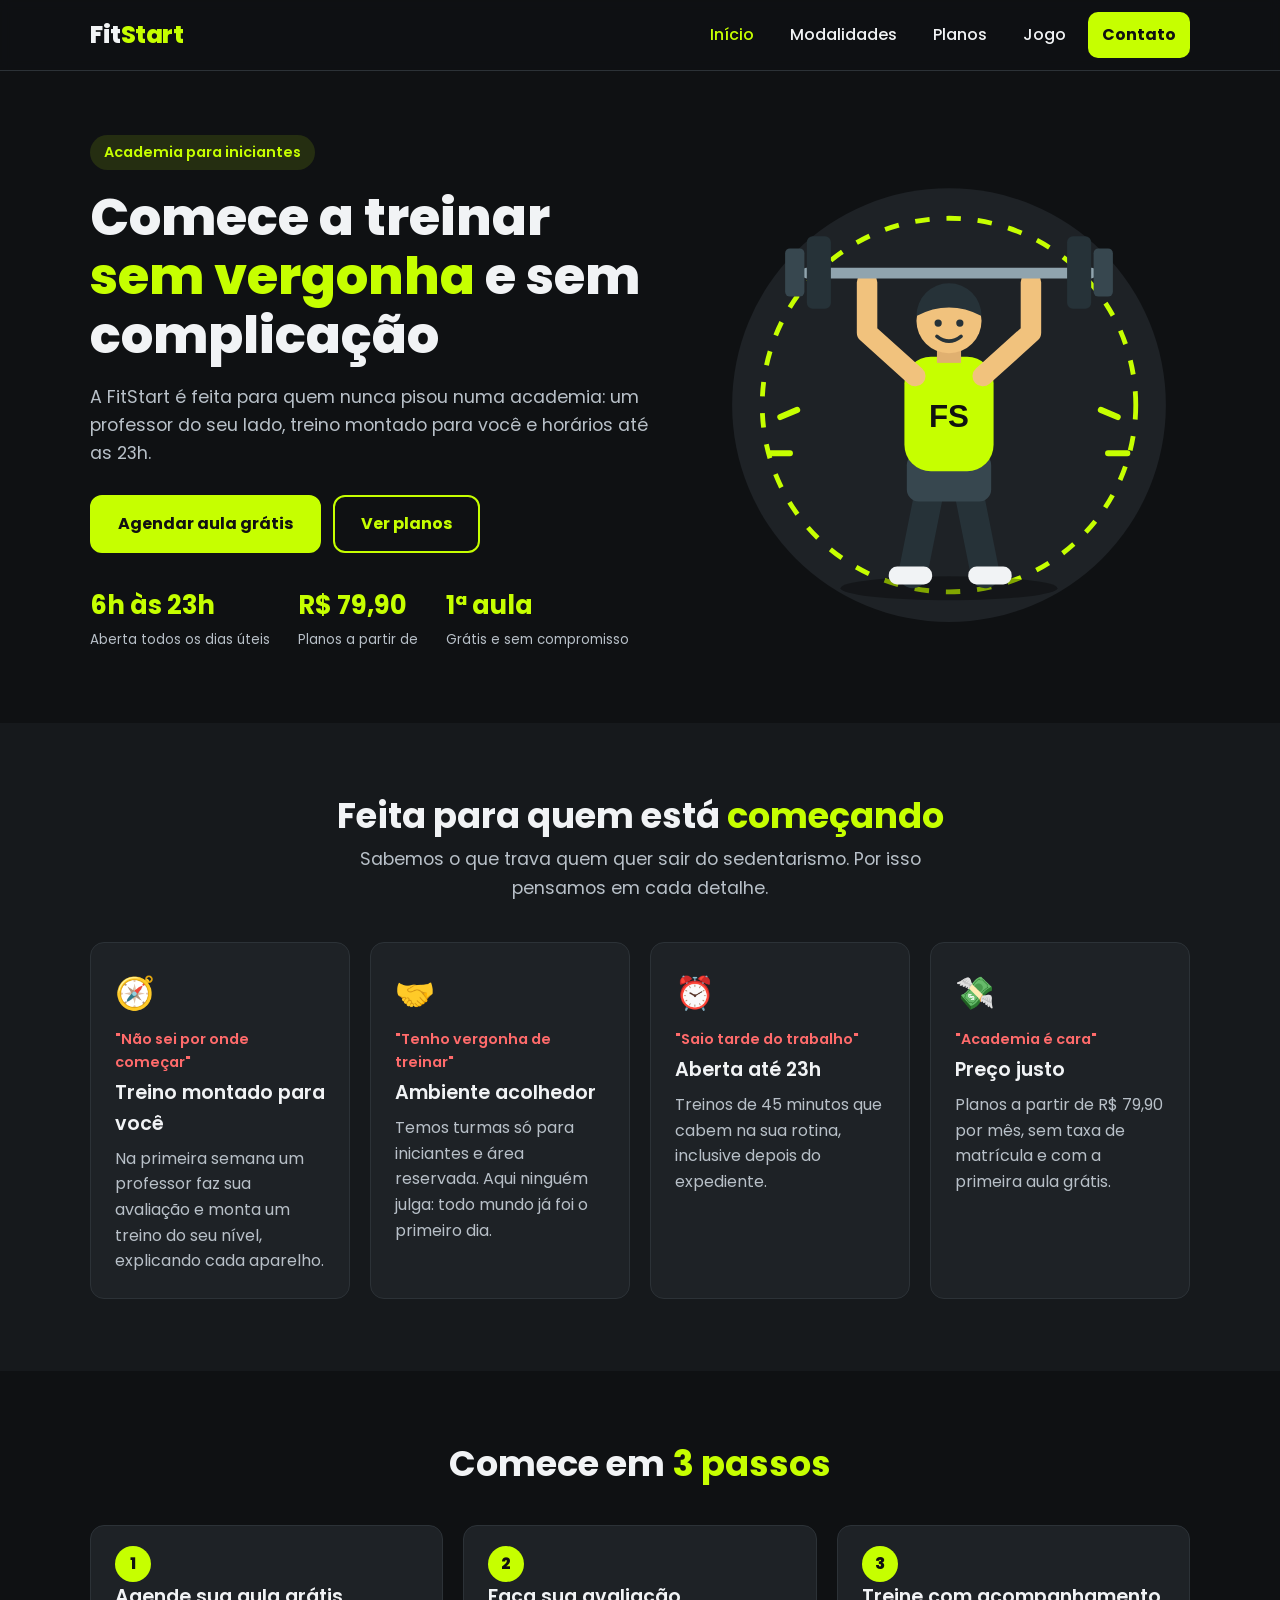
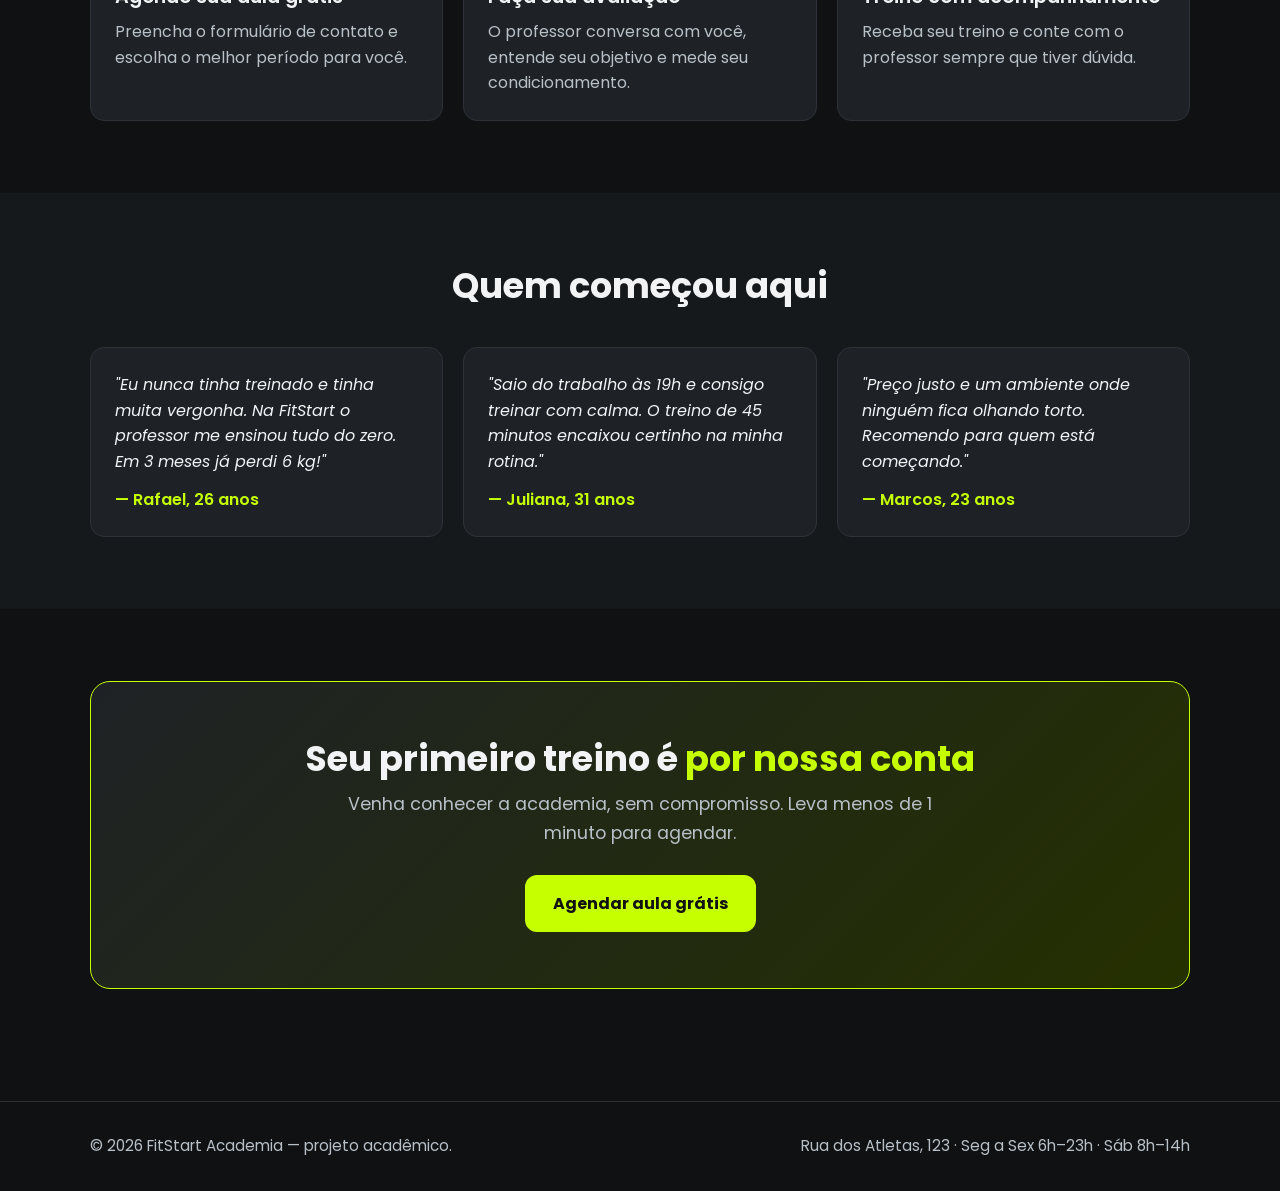
<file: index.html>
<!DOCTYPE html>
<html lang="pt-BR">
<head>
  <meta charset="UTF-8">
  <meta name="viewport" content="width=device-width, initial-scale=1.0">
  <meta name="description" content="FitStart Academia: a academia feita para quem nunca treinou. Professor do seu lado, treino montado para você e horários até 23h.">
  <title>FitStart Academia | Comece a treinar</title>
  <link rel="preconnect" href="https://fonts.googleapis.com">
  <link rel="preconnect" href="https://fonts.gstatic.com" crossorigin>
  <link href="https://fonts.googleapis.com/css2?family=Poppins:wght@400;500;600;700;800&display=swap" rel="stylesheet">
  <link rel="stylesheet" href="css/style.css">
</head>
<body>

  <header class="topo">
    <div class="container">
      <a href="index.html" class="logo">Fit<span>Start</span></a>
      <button class="hamburguer" aria-label="Abrir menu" aria-expanded="false" aria-controls="menu"><span></span></button>
      <nav class="menu" id="menu" aria-label="Menu principal">
        <ul>
          <li><a href="index.html" aria-current="page">Início</a></li>
          <li><a href="modalidades.html">Modalidades</a></li>
          <li><a href="planos.html">Planos</a></li>
          <li><a href="jogo.html">Jogo</a></li>
          <li><a href="contato.html" class="btn-menu">Contato</a></li>
        </ul>
      </nav>
    </div>
  </header>

  <main>
    <!-- HERO: ação principal = agendar aula grátis -->
    <section class="hero">
      <div class="container">
        <div>
          <span class="hero-selo">Academia para iniciantes</span>
          <h1>Comece a treinar <span class="destaque">sem vergonha</span> e sem complicação</h1>
          <p class="subtitulo">A FitStart é feita para quem nunca pisou numa academia: um professor do seu lado, treino montado para você e horários até as 23h.</p>
          <div class="botoes">
            <a href="contato.html" class="btn">Agendar aula grátis</a>
            <a href="planos.html" class="btn btn-secundario">Ver planos</a>
          </div>
          <div class="hero-info">
            <div><strong>6h às 23h</strong><small>Aberta todos os dias úteis</small></div>
            <div><strong>R$ 79,90</strong><small>Planos a partir de</small></div>
            <div><strong>1ª aula</strong><small>Grátis e sem compromisso</small></div>
          </div>
        </div>
        <img class="hero-img" src="img/hero.svg" alt="Ilustração de um aluno levantando uma barra com pesos">
      </div>
    </section>

    <!-- Dores da persona e como a academia resolve -->
    <section class="secao secao-alt">
      <div class="container">
        <div class="secao-titulo">
          <h2>Feita para quem está <span class="destaque">começando</span></h2>
          <p class="subtitulo">Sabemos o que trava quem quer sair do sedentarismo. Por isso pensamos em cada detalhe.</p>
        </div>
        <div class="grade">
          <article class="card">
            <div class="icone" aria-hidden="true">🧭</div>
            <p class="card-dor">"Não sei por onde começar"</p>
            <h3>Treino montado para você</h3>
            <p>Na primeira semana um professor faz sua avaliação e monta um treino do seu nível, explicando cada aparelho.</p>
          </article>
          <article class="card">
            <div class="icone" aria-hidden="true">🤝</div>
            <p class="card-dor">"Tenho vergonha de treinar"</p>
            <h3>Ambiente acolhedor</h3>
            <p>Temos turmas só para iniciantes e área reservada. Aqui ninguém julga: todo mundo já foi o primeiro dia.</p>
          </article>
          <article class="card">
            <div class="icone" aria-hidden="true">⏰</div>
            <p class="card-dor">"Saio tarde do trabalho"</p>
            <h3>Aberta até 23h</h3>
            <p>Treinos de 45 minutos que cabem na sua rotina, inclusive depois do expediente.</p>
          </article>
          <article class="card">
            <div class="icone" aria-hidden="true">💸</div>
            <p class="card-dor">"Academia é cara"</p>
            <h3>Preço justo</h3>
            <p>Planos a partir de R$ 79,90 por mês, sem taxa de matrícula e com a primeira aula grátis.</p>
          </article>
        </div>
      </div>
    </section>

    <!-- Passos -->
    <section class="secao">
      <div class="container">
        <div class="secao-titulo">
          <h2>Comece em <span class="destaque">3 passos</span></h2>
        </div>
        <div class="grade passos">
          <article class="card passo">
            <h3>Agende sua aula grátis</h3>
            <p>Preencha o formulário de contato e escolha o melhor período para você.</p>
          </article>
          <article class="card passo">
            <h3>Faça sua avaliação</h3>
            <p>O professor conversa com você, entende seu objetivo e mede seu condicionamento.</p>
          </article>
          <article class="card passo">
            <h3>Treine com acompanhamento</h3>
            <p>Receba seu treino e conte com o professor sempre que tiver dúvida.</p>
          </article>
        </div>
      </div>
    </section>

    <!-- Depoimentos -->
    <section class="secao secao-alt">
      <div class="container">
        <div class="secao-titulo">
          <h2>Quem começou aqui</h2>
        </div>
        <div class="grade">
          <blockquote class="card depoimento">
            <p>"Eu nunca tinha treinado e tinha muita vergonha. Na FitStart o professor me ensinou tudo do zero. Em 3 meses já perdi 6 kg!"</p>
            <cite>— Rafael, 26 anos</cite>
          </blockquote>
          <blockquote class="card depoimento">
            <p>"Saio do trabalho às 19h e consigo treinar com calma. O treino de 45 minutos encaixou certinho na minha rotina."</p>
            <cite>— Juliana, 31 anos</cite>
          </blockquote>
          <blockquote class="card depoimento">
            <p>"Preço justo e um ambiente onde ninguém fica olhando torto. Recomendo para quem está começando."</p>
            <cite>— Marcos, 23 anos</cite>
          </blockquote>
        </div>
      </div>
    </section>

    <!-- CTA final -->
    <section class="secao">
      <div class="container">
        <div class="cta">
          <h2>Seu primeiro treino é <span class="destaque">por nossa conta</span></h2>
          <p class="subtitulo">Venha conhecer a academia, sem compromisso. Leva menos de 1 minuto para agendar.</p>
          <div class="botoes">
            <a href="contato.html" class="btn">Agendar aula grátis</a>
          </div>
        </div>
      </div>
    </section>
  </main>

  <footer class="rodape">
    <div class="container">
      <p>&copy; 2026 FitStart Academia — projeto acadêmico.</p>
      <p>Rua dos Atletas, 123 · Seg a Sex 6h–23h · Sáb 8h–14h</p>
    </div>
  </footer>

  <script src="js/menu.js"></script>
</body>
</html>
</file>
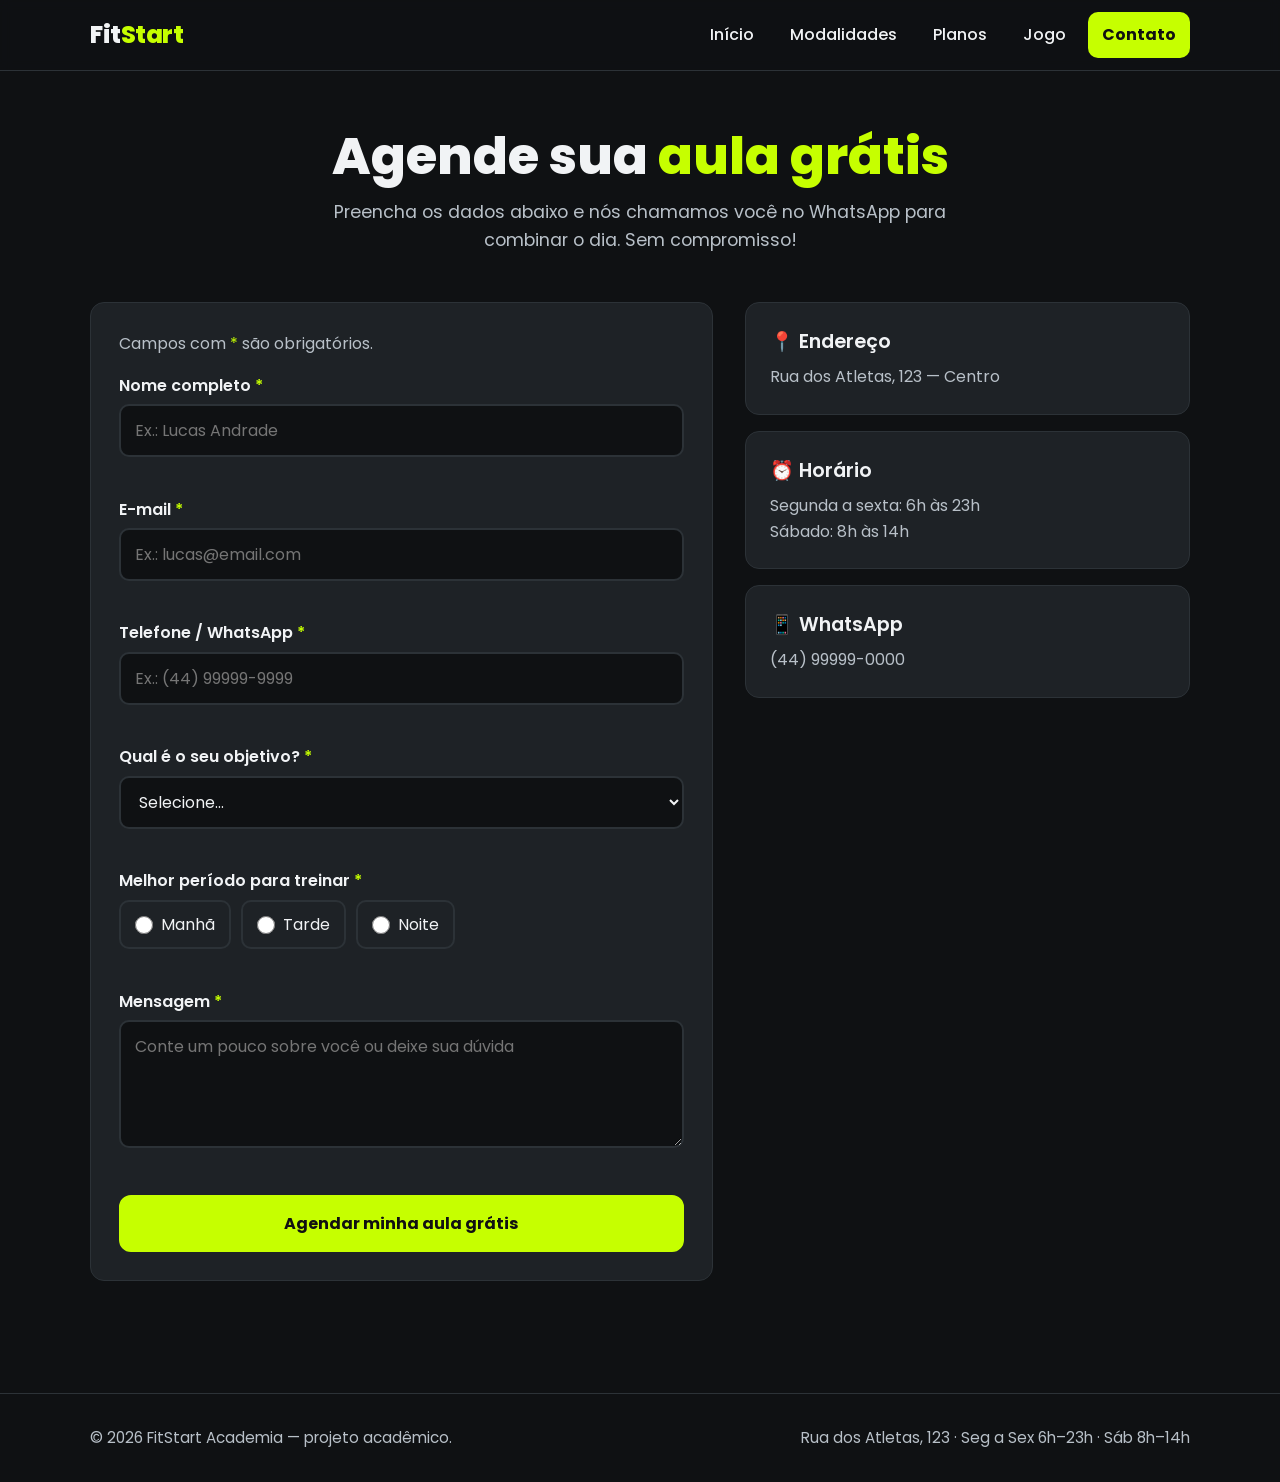
<file: contato.html>
<!DOCTYPE html>
<html lang="pt-BR">
<head>
  <meta charset="UTF-8">
  <meta name="viewport" content="width=device-width, initial-scale=1.0">
  <meta name="description" content="Agende sua aula grátis na FitStart Academia.">
  <title>Contato | FitStart Academia</title>
  <link rel="preconnect" href="https://fonts.googleapis.com">
  <link rel="preconnect" href="https://fonts.gstatic.com" crossorigin>
  <link href="https://fonts.googleapis.com/css2?family=Poppins:wght@400;500;600;700;800&display=swap" rel="stylesheet">
  <link rel="stylesheet" href="css/style.css">
</head>
<body>

  <header class="topo">
    <div class="container">
      <a href="index.html" class="logo">Fit<span>Start</span></a>
      <button class="hamburguer" aria-label="Abrir menu" aria-expanded="false" aria-controls="menu"><span></span></button>
      <nav class="menu" id="menu" aria-label="Menu principal">
        <ul>
          <li><a href="index.html">Início</a></li>
          <li><a href="modalidades.html">Modalidades</a></li>
          <li><a href="planos.html">Planos</a></li>
          <li><a href="jogo.html">Jogo</a></li>
          <li><a href="contato.html" class="btn-menu" aria-current="page">Contato</a></li>
        </ul>
      </nav>
    </div>
  </header>

  <main>
    <section class="pagina-topo">
      <div class="container">
        <h1>Agende sua <span class="destaque">aula grátis</span></h1>
        <p class="subtitulo">Preencha os dados abaixo e nós chamamos você no WhatsApp para combinar o dia. Sem compromisso!</p>
      </div>
    </section>

    <section class="secao" style="padding-top: 24px;">
      <div class="container contato-grade">

        <div>
          <form id="form-contato" class="form" novalidate>
            <p style="margin-bottom:16px;color:var(--texto2)">Campos com <span class="obrigatorio">*</span> são obrigatórios.</p>

            <div class="campo" id="campo-nome">
              <label for="nome">Nome completo <span class="obrigatorio">*</span></label>
              <input type="text" id="nome" name="nome" placeholder="Ex.: Lucas Andrade" autocomplete="name">
              <p class="msg-erro" aria-live="polite"></p>
            </div>

            <div class="campo" id="campo-email">
              <label for="email">E-mail <span class="obrigatorio">*</span></label>
              <input type="email" id="email" name="email" placeholder="Ex.: lucas@email.com" autocomplete="email">
              <p class="msg-erro" aria-live="polite"></p>
            </div>

            <div class="campo" id="campo-telefone">
              <label for="telefone">Telefone / WhatsApp <span class="obrigatorio">*</span></label>
              <input type="tel" id="telefone" name="telefone" placeholder="Ex.: (44) 99999-9999" autocomplete="tel">
              <p class="msg-erro" aria-live="polite"></p>
            </div>

            <div class="campo" id="campo-objetivo">
              <label for="objetivo">Qual é o seu objetivo? <span class="obrigatorio">*</span></label>
              <select id="objetivo" name="objetivo">
                <option value="">Selecione...</option>
                <option value="emagrecer">Emagrecer</option>
                <option value="massa">Ganhar massa muscular</option>
                <option value="saude">Melhorar a saúde e a disposição</option>
                <option value="condicionamento">Melhorar o condicionamento</option>
              </select>
              <p class="msg-erro" aria-live="polite"></p>
            </div>

            <div class="campo" id="campo-periodo">
              <fieldset>
                <legend>Melhor período para treinar <span class="obrigatorio">*</span></legend>
                <div class="opcoes">
                  <label><input type="radio" name="periodo" value="Manhã"> Manhã</label>
                  <label><input type="radio" name="periodo" value="Tarde"> Tarde</label>
                  <label><input type="radio" name="periodo" value="Noite"> Noite</label>
                </div>
              </fieldset>
              <p class="msg-erro" aria-live="polite"></p>
            </div>

            <div class="campo" id="campo-mensagem">
              <label for="mensagem">Mensagem <span class="obrigatorio">*</span></label>
              <textarea id="mensagem" name="mensagem" rows="4" placeholder="Conte um pouco sobre você ou deixe sua dúvida"></textarea>
              <p class="msg-erro" aria-live="polite"></p>
            </div>

            <button type="submit" class="btn" style="width:100%">Agendar minha aula grátis</button>
          </form>

          <!-- Dados digitados aparecem aqui -->
          <div id="resultado" class="resultado" hidden aria-live="polite">
            <h3>Obrigado, <span id="r-primeiro-nome"></span>! Recebemos seus dados 💪</h3>
            <p>Confira o que você enviou:</p>
            <dl>
              <dt>Nome</dt><dd id="r-nome"></dd>
              <dt>E-mail</dt><dd id="r-email"></dd>
              <dt>Telefone</dt><dd id="r-telefone"></dd>
              <dt>Objetivo</dt><dd id="r-objetivo"></dd>
              <dt>Período</dt><dd id="r-periodo"></dd>
              <dt>Mensagem</dt><dd id="r-mensagem"></dd>
            </dl>
          </div>
        </div>

        <aside class="info-contato">
          <div class="card">
            <h3>📍 Endereço</h3>
            <p>Rua dos Atletas, 123 — Centro</p>
          </div>
          <div class="card">
            <h3>⏰ Horário</h3>
            <p>Segunda a sexta: 6h às 23h<br>Sábado: 8h às 14h</p>
          </div>
          <div class="card">
            <h3>📱 WhatsApp</h3>
            <p>(44) 99999-0000</p>
          </div>
        </aside>

      </div>
    </section>
  </main>

  <footer class="rodape">
    <div class="container">
      <p>&copy; 2026 FitStart Academia — projeto acadêmico.</p>
      <p>Rua dos Atletas, 123 · Seg a Sex 6h–23h · Sáb 8h–14h</p>
    </div>
  </footer>

  <script src="js/menu.js"></script>
  <script src="js/contato.js"></script>
</body>
</html>
</file>
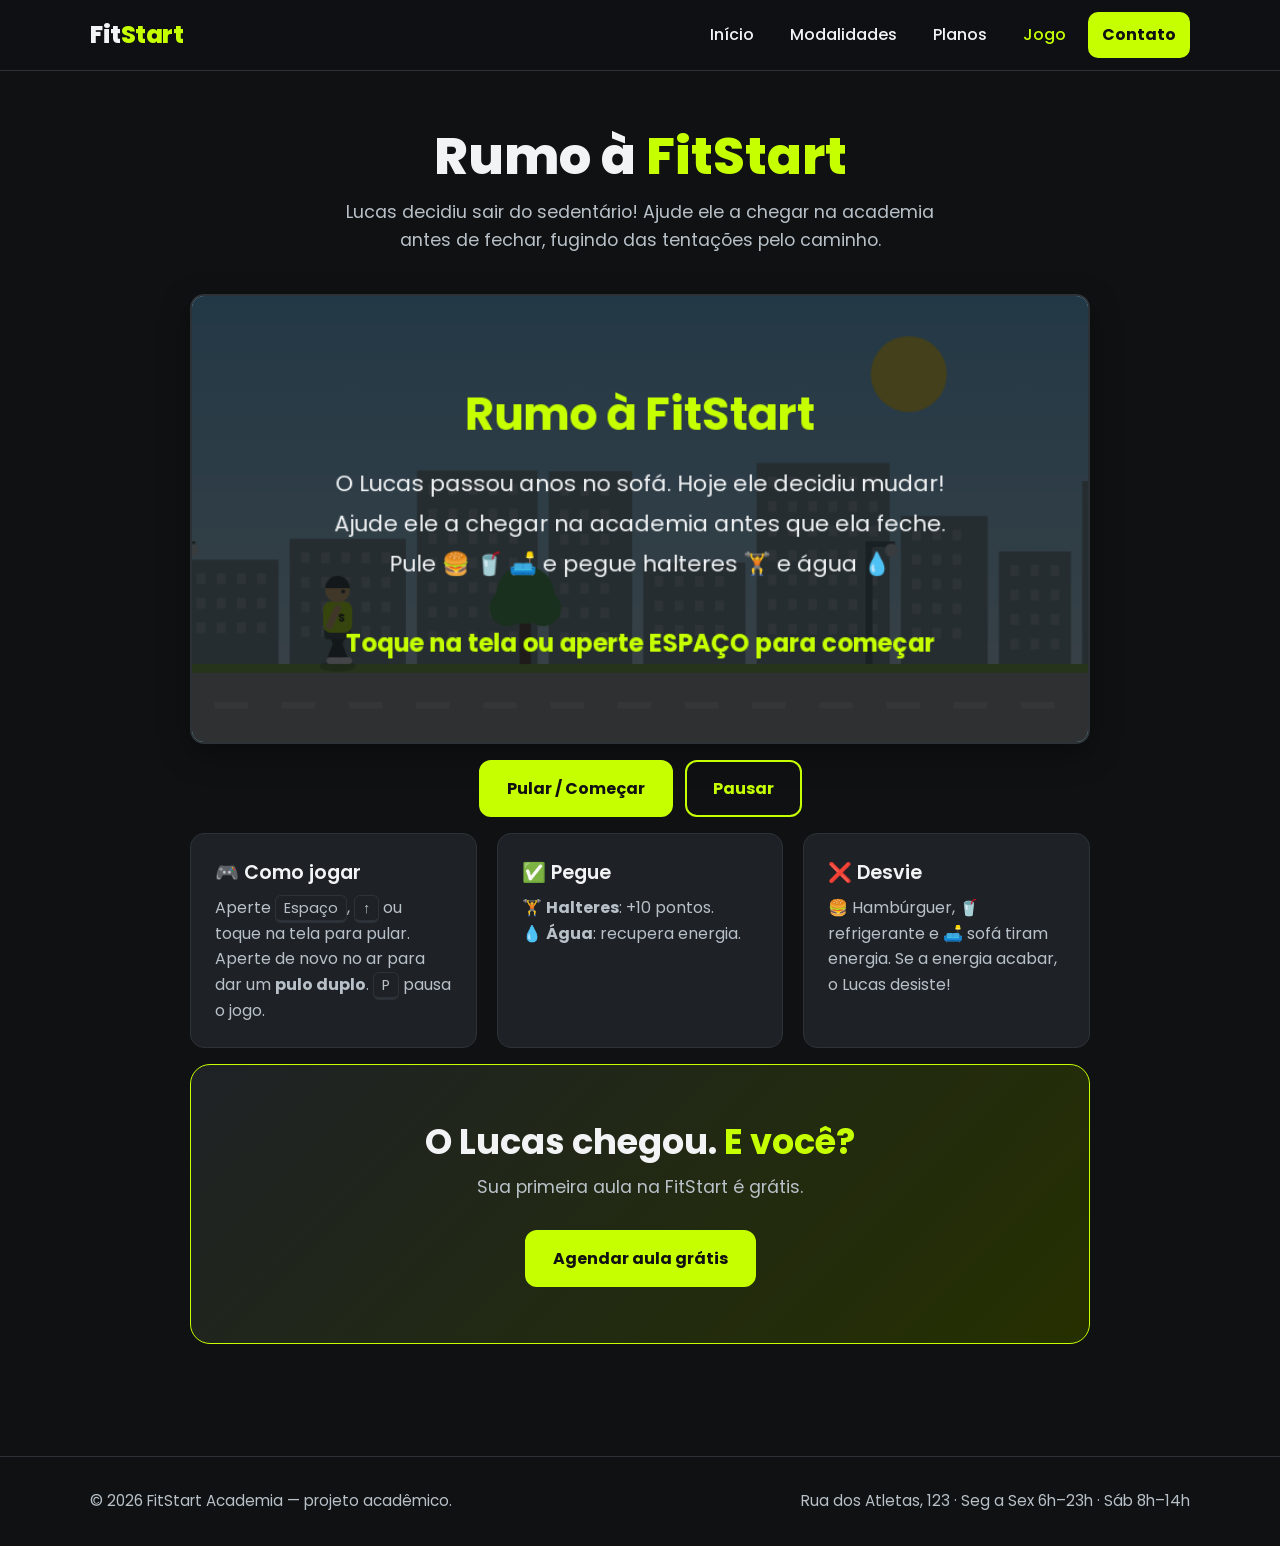
<file: jogo.html>
<!DOCTYPE html>
<html lang="pt-BR">
<head>
  <meta charset="UTF-8">
  <meta name="viewport" content="width=device-width, initial-scale=1.0">
  <meta name="description" content="Jogo Rumo à FitStart: ajude o Lucas a chegar na academia desviando das tentações.">
  <title>Jogo | FitStart Academia</title>
  <link rel="preconnect" href="https://fonts.googleapis.com">
  <link rel="preconnect" href="https://fonts.gstatic.com" crossorigin>
  <link href="https://fonts.googleapis.com/css2?family=Poppins:wght@400;500;600;700;800&display=swap" rel="stylesheet">
  <link rel="stylesheet" href="css/style.css">
</head>
<body>

  <header class="topo">
    <div class="container">
      <a href="index.html" class="logo">Fit<span>Start</span></a>
      <button class="hamburguer" aria-label="Abrir menu" aria-expanded="false" aria-controls="menu"><span></span></button>
      <nav class="menu" id="menu" aria-label="Menu principal">
        <ul>
          <li><a href="index.html">Início</a></li>
          <li><a href="modalidades.html">Modalidades</a></li>
          <li><a href="planos.html">Planos</a></li>
          <li><a href="jogo.html" aria-current="page">Jogo</a></li>
          <li><a href="contato.html" class="btn-menu">Contato</a></li>
        </ul>
      </nav>
    </div>
  </header>

  <main>
    <section class="pagina-topo">
      <div class="container">
        <h1>Rumo à <span class="destaque">FitStart</span></h1>
        <p class="subtitulo">Lucas decidiu sair do sedentário! Ajude ele a chegar na academia antes de fechar, fugindo das tentações pelo caminho.</p>
      </div>
    </section>

    <section class="secao" style="padding-top: 16px;">
      <div class="container jogo-area">
        <canvas id="jogo" width="800" height="400" aria-label="Jogo Rumo à FitStart" role="img"></canvas>

        <div class="controles">
          <button type="button" id="btn-pular" class="btn">Pular / Começar</button>
          <button type="button" id="btn-pausar" class="btn btn-secundario">Pausar</button>
        </div>

        <div class="grade instrucoes">
          <article class="card">
            <h3>🎮 Como jogar</h3>
            <p>Aperte <kbd>Espaço</kbd>, <kbd>↑</kbd> ou toque na tela para pular. Aperte de novo no ar para dar um <strong>pulo duplo</strong>. <kbd>P</kbd> pausa o jogo.</p>
          </article>
          <article class="card">
            <h3>✅ Pegue</h3>
            <p>🏋️ <strong>Halteres</strong>: +10 pontos.<br>💧 <strong>Água</strong>: recupera energia.</p>
          </article>
          <article class="card">
            <h3>❌ Desvie</h3>
            <p>🍔 Hambúrguer, 🥤 refrigerante e 🛋️ sofá tiram energia. Se a energia acabar, o Lucas desiste!</p>
          </article>
        </div>

        <div class="cta" style="width:100%;max-width:900px">
          <h2>O Lucas chegou. <span class="destaque">E você?</span></h2>
          <p class="subtitulo">Sua primeira aula na FitStart é grátis.</p>
          <div class="botoes"><a href="contato.html" class="btn">Agendar aula grátis</a></div>
        </div>
      </div>
    </section>
  </main>

  <footer class="rodape">
    <div class="container">
      <p>&copy; 2026 FitStart Academia — projeto acadêmico.</p>
      <p>Rua dos Atletas, 123 · Seg a Sex 6h–23h · Sáb 8h–14h</p>
    </div>
  </footer>

  <script src="js/menu.js"></script>
  <script src="js/jogo.js"></script>
</body>
</html>
</file>
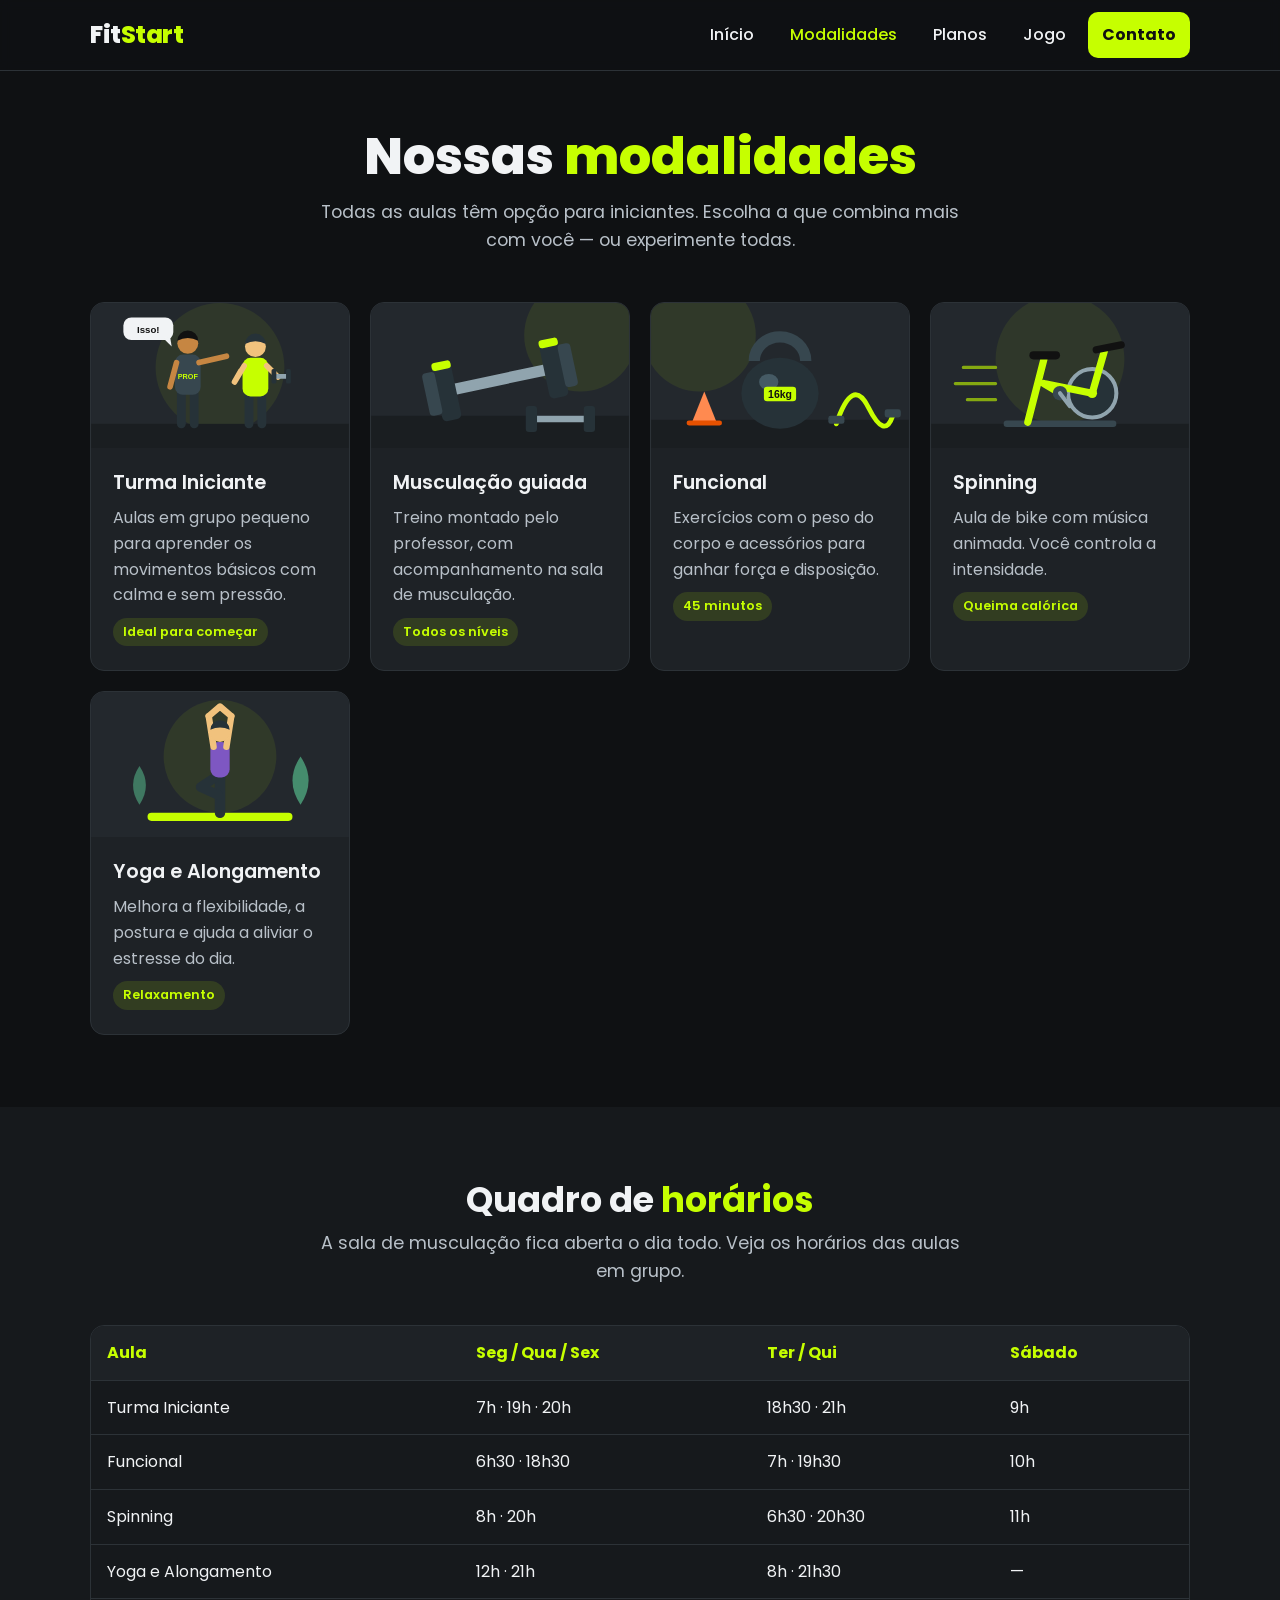
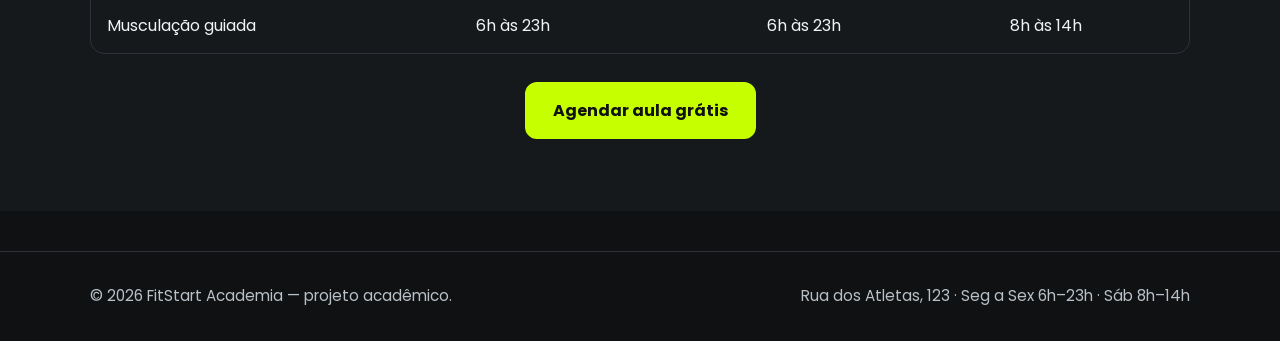
<file: modalidades.html>
<!DOCTYPE html>
<html lang="pt-BR">
<head>
  <meta charset="UTF-8">
  <meta name="viewport" content="width=device-width, initial-scale=1.0">
  <meta name="description" content="Modalidades e horários da FitStart Academia: musculação guiada, funcional, spinning, yoga e turma para iniciantes.">
  <title>Modalidades | FitStart Academia</title>
  <link rel="preconnect" href="https://fonts.googleapis.com">
  <link rel="preconnect" href="https://fonts.gstatic.com" crossorigin>
  <link href="https://fonts.googleapis.com/css2?family=Poppins:wght@400;500;600;700;800&display=swap" rel="stylesheet">
  <link rel="stylesheet" href="css/style.css">
</head>
<body>

  <header class="topo">
    <div class="container">
      <a href="index.html" class="logo">Fit<span>Start</span></a>
      <button class="hamburguer" aria-label="Abrir menu" aria-expanded="false" aria-controls="menu"><span></span></button>
      <nav class="menu" id="menu" aria-label="Menu principal">
        <ul>
          <li><a href="index.html">Início</a></li>
          <li><a href="modalidades.html" aria-current="page">Modalidades</a></li>
          <li><a href="planos.html">Planos</a></li>
          <li><a href="jogo.html">Jogo</a></li>
          <li><a href="contato.html" class="btn-menu">Contato</a></li>
        </ul>
      </nav>
    </div>
  </header>

  <main>
    <section class="pagina-topo">
      <div class="container">
        <h1>Nossas <span class="destaque">modalidades</span></h1>
        <p class="subtitulo">Todas as aulas têm opção para iniciantes. Escolha a que combina mais com você — ou experimente todas.</p>
      </div>
    </section>

    <section class="secao" style="padding-top: 24px;">
      <div class="container">
        <div class="grade">
          <article class="card card-img">
            <img src="img/iniciante.svg" alt="Ilustração de um professor orientando um aluno iniciante">
            <div class="card-corpo">
              <h3>Turma Iniciante</h3>
              <p>Aulas em grupo pequeno para aprender os movimentos básicos com calma e sem pressão.</p>
              <span class="tag">Ideal para começar</span>
            </div>
          </article>
          <article class="card card-img">
            <img src="img/musculacao.svg" alt="Ilustração de halteres de musculação">
            <div class="card-corpo">
              <h3>Musculação guiada</h3>
              <p>Treino montado pelo professor, com acompanhamento na sala de musculação.</p>
              <span class="tag">Todos os níveis</span>
            </div>
          </article>
          <article class="card card-img">
            <img src="img/funcional.svg" alt="Ilustração de um kettlebell usado no treino funcional">
            <div class="card-corpo">
              <h3>Funcional</h3>
              <p>Exercícios com o peso do corpo e acessórios para ganhar força e disposição.</p>
              <span class="tag">45 minutos</span>
            </div>
          </article>
          <article class="card card-img">
            <img src="img/spinning.svg" alt="Ilustração de uma bicicleta de spinning">
            <div class="card-corpo">
              <h3>Spinning</h3>
              <p>Aula de bike com música animada. Você controla a intensidade.</p>
              <span class="tag">Queima calórica</span>
            </div>
          </article>
          <article class="card card-img">
            <img src="img/yoga.svg" alt="Ilustração de uma pessoa fazendo uma postura de yoga">
            <div class="card-corpo">
              <h3>Yoga e Alongamento</h3>
              <p>Melhora a flexibilidade, a postura e ajuda a aliviar o estresse do dia.</p>
              <span class="tag">Relaxamento</span>
            </div>
          </article>
        </div>
      </div>
    </section>

    <section class="secao secao-alt">
      <div class="container">
        <div class="secao-titulo">
          <h2>Quadro de <span class="destaque">horários</span></h2>
          <p class="subtitulo">A sala de musculação fica aberta o dia todo. Veja os horários das aulas em grupo.</p>
        </div>
        <div class="tabela-wrap">
          <table>
            <thead>
              <tr>
                <th scope="col">Aula</th>
                <th scope="col">Seg / Qua / Sex</th>
                <th scope="col">Ter / Qui</th>
                <th scope="col">Sábado</th>
              </tr>
            </thead>
            <tbody>
              <tr><td>Turma Iniciante</td><td>7h · 19h · 20h</td><td>18h30 · 21h</td><td>9h</td></tr>
              <tr><td>Funcional</td><td>6h30 · 18h30</td><td>7h · 19h30</td><td>10h</td></tr>
              <tr><td>Spinning</td><td>8h · 20h</td><td>6h30 · 20h30</td><td>11h</td></tr>
              <tr><td>Yoga e Alongamento</td><td>12h · 21h</td><td>8h · 21h30</td><td>—</td></tr>
              <tr><td>Musculação guiada</td><td>6h às 23h</td><td>6h às 23h</td><td>8h às 14h</td></tr>
            </tbody>
          </table>
        </div>
        <div class="botoes" style="justify-content: center;">
          <a href="contato.html" class="btn">Agendar aula grátis</a>
        </div>
      </div>
    </section>
  </main>

  <footer class="rodape">
    <div class="container">
      <p>&copy; 2026 FitStart Academia — projeto acadêmico.</p>
      <p>Rua dos Atletas, 123 · Seg a Sex 6h–23h · Sáb 8h–14h</p>
    </div>
  </footer>

  <script src="js/menu.js"></script>
</body>
</html>
</file>
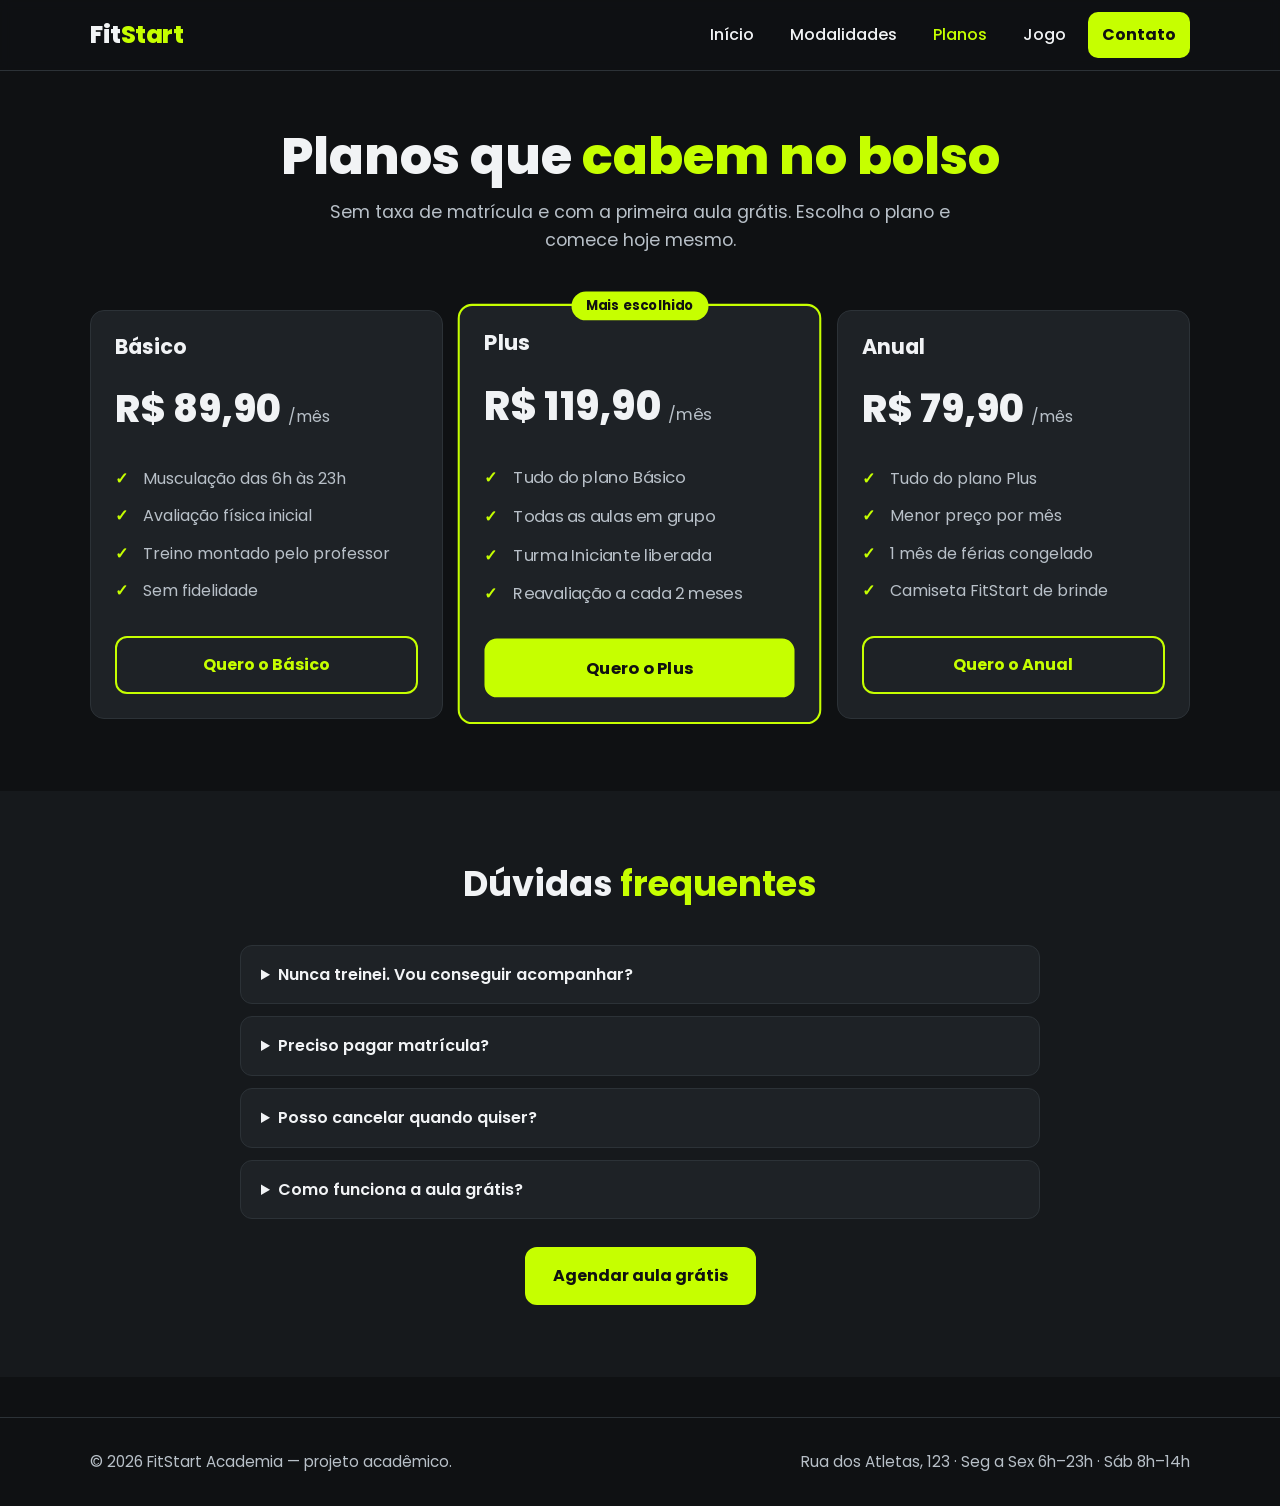
<file: planos.html>
<!DOCTYPE html>
<html lang="pt-BR">
<head>
  <meta charset="UTF-8">
  <meta name="viewport" content="width=device-width, initial-scale=1.0">
  <meta name="description" content="Planos da FitStart Academia a partir de R$ 79,90 por mês, sem taxa de matrícula.">
  <title>Planos | FitStart Academia</title>
  <link rel="preconnect" href="https://fonts.googleapis.com">
  <link rel="preconnect" href="https://fonts.gstatic.com" crossorigin>
  <link href="https://fonts.googleapis.com/css2?family=Poppins:wght@400;500;600;700;800&display=swap" rel="stylesheet">
  <link rel="stylesheet" href="css/style.css">
</head>
<body>

  <header class="topo">
    <div class="container">
      <a href="index.html" class="logo">Fit<span>Start</span></a>
      <button class="hamburguer" aria-label="Abrir menu" aria-expanded="false" aria-controls="menu"><span></span></button>
      <nav class="menu" id="menu" aria-label="Menu principal">
        <ul>
          <li><a href="index.html">Início</a></li>
          <li><a href="modalidades.html">Modalidades</a></li>
          <li><a href="planos.html" aria-current="page">Planos</a></li>
          <li><a href="jogo.html">Jogo</a></li>
          <li><a href="contato.html" class="btn-menu">Contato</a></li>
        </ul>
      </nav>
    </div>
  </header>

  <main>
    <section class="pagina-topo">
      <div class="container">
        <h1>Planos que <span class="destaque">cabem no bolso</span></h1>
        <p class="subtitulo">Sem taxa de matrícula e com a primeira aula grátis. Escolha o plano e comece hoje mesmo.</p>
      </div>
    </section>

    <section class="secao" style="padding-top: 32px;">
      <div class="container">
        <div class="grade">
          <article class="card plano">
            <h2 style="font-size:1.3rem">Básico</h2>
            <p class="preco">R$ 89,90 <small>/mês</small></p>
            <ul>
              <li>Musculação das 6h às 23h</li>
              <li>Avaliação física inicial</li>
              <li>Treino montado pelo professor</li>
              <li>Sem fidelidade</li>
            </ul>
            <a href="contato.html" class="btn btn-secundario">Quero o Básico</a>
          </article>

          <article class="card plano plano-destaque">
            <span class="selo-plano">Mais escolhido</span>
            <h2 style="font-size:1.3rem">Plus</h2>
            <p class="preco">R$ 119,90 <small>/mês</small></p>
            <ul>
              <li>Tudo do plano Básico</li>
              <li>Todas as aulas em grupo</li>
              <li>Turma Iniciante liberada</li>
              <li>Reavaliação a cada 2 meses</li>
            </ul>
            <a href="contato.html" class="btn">Quero o Plus</a>
          </article>

          <article class="card plano">
            <h2 style="font-size:1.3rem">Anual</h2>
            <p class="preco">R$ 79,90 <small>/mês</small></p>
            <ul>
              <li>Tudo do plano Plus</li>
              <li>Menor preço por mês</li>
              <li>1 mês de férias congelado</li>
              <li>Camiseta FitStart de brinde</li>
            </ul>
            <a href="contato.html" class="btn btn-secundario">Quero o Anual</a>
          </article>
        </div>
      </div>
    </section>

    <section class="secao secao-alt">
      <div class="container" style="max-width: 800px;">
        <div class="secao-titulo">
          <h2>Dúvidas <span class="destaque">frequentes</span></h2>
        </div>
        <div class="faq">
          <details>
            <summary>Nunca treinei. Vou conseguir acompanhar?</summary>
            <p>Sim! Todo aluno novo faz uma avaliação e recebe um treino do seu nível. O professor fica na sala para ajudar sempre que precisar.</p>
          </details>
          <details>
            <summary>Preciso pagar matrícula?</summary>
            <p>Não. Você paga apenas a mensalidade do plano escolhido.</p>
          </details>
          <details>
            <summary>Posso cancelar quando quiser?</summary>
            <p>Nos planos Básico e Plus, sim, sem multa. O plano Anual tem fidelidade de 12 meses em troca do menor preço.</p>
          </details>
          <details>
            <summary>Como funciona a aula grátis?</summary>
            <p>Basta preencher o formulário de contato. Nós chamamos você no WhatsApp para combinar o melhor dia e horário.</p>
          </details>
        </div>
        <div class="botoes" style="justify-content: center;">
          <a href="contato.html" class="btn">Agendar aula grátis</a>
        </div>
      </div>
    </section>
  </main>

  <footer class="rodape">
    <div class="container">
      <p>&copy; 2026 FitStart Academia — projeto acadêmico.</p>
      <p>Rua dos Atletas, 123 · Seg a Sex 6h–23h · Sáb 8h–14h</p>
    </div>
  </footer>

  <script src="js/menu.js"></script>
</body>
</html>
</file>
<file: css/style.css>
/* =========================================================
   FitStart Academia - estilos globais
   Paleta: fundo escuro + verde-limão (energia / ação)
   ========================================================= */
:root {
  --bg: #0f1113;
  --bg2: #16191c;
  --card: #1e2226;
  --texto: #f1f3f5;
  --texto2: #b8c0c8;
  --destaque: #c6ff00;
  --destaque-esc: #a8d900;
  --erro: #ff6b6b;
  --sucesso: #69f0ae;
  --borda: #2c3237;
  --raio: 14px;
  --sombra: 0 10px 30px rgba(0, 0, 0, .35);
}

* { box-sizing: border-box; margin: 0; padding: 0; }
html { scroll-behavior: smooth; }
body {
  font-family: 'Poppins', Arial, sans-serif;
  background: var(--bg);
  color: var(--texto);
  line-height: 1.6;
  font-size: 1rem;
}
img { max-width: 100%; display: block; }
a { color: var(--destaque); }
.container { width: min(1100px, 100% - 32px); margin-inline: auto; }

/* ---------- Tipografia (hierarquia) ---------- */
h1 { font-size: clamp(2rem, 5vw, 3.2rem); line-height: 1.15; font-weight: 800; }
h2 { font-size: clamp(1.6rem, 3.5vw, 2.2rem); line-height: 1.2; font-weight: 700; margin-bottom: .5rem; }
h3 { font-size: 1.2rem; font-weight: 600; margin-bottom: .4rem; }
.destaque { color: var(--destaque); }
.subtitulo { color: var(--texto2); font-size: 1.1rem; max-width: 640px; }
.secao { padding: 72px 0; }
.secao-alt { background: var(--bg2); }
.secao-titulo { text-align: center; margin-bottom: 40px; }
.secao-titulo .subtitulo { margin-inline: auto; }

/* ---------- Cabeçalho e menu ---------- */
.topo {
  position: sticky; top: 0; z-index: 100;
  background: rgba(15, 17, 19, .95);
  backdrop-filter: blur(6px);
  border-bottom: 1px solid var(--borda);
}
.topo .container { display: flex; align-items: center; justify-content: space-between; height: 70px; }
.logo { font-size: 1.5rem; font-weight: 800; color: var(--texto); text-decoration: none; letter-spacing: -.5px; }
.logo span { color: var(--destaque); }

.menu ul { list-style: none; display: flex; gap: 8px; align-items: center; }
.menu a {
  display: block; padding: 10px 14px; border-radius: 10px;
  color: var(--texto); text-decoration: none; font-weight: 500;
  transition: background .2s, color .2s;
}
.menu a:hover, .menu a:focus-visible { background: var(--card); color: var(--destaque); }
.menu a[aria-current="page"] { color: var(--destaque); }
.menu a.btn-menu { background: var(--destaque); color: #111; font-weight: 700; }
.menu a.btn-menu:hover { background: var(--destaque-esc); color: #111; }

/* Botão hambúrguer (aparece só no celular) */
.hamburguer {
  display: none; width: 48px; height: 48px;
  background: none; border: 2px solid var(--borda); border-radius: 10px;
  cursor: pointer; position: relative;
}
.hamburguer span, .hamburguer span::before, .hamburguer span::after {
  position: absolute; left: 50%; width: 24px; height: 3px; margin-left: -12px;
  background: var(--texto); border-radius: 2px; transition: transform .25s, background .25s;
}
.hamburguer span { top: 50%; margin-top: -1.5px; }
.hamburguer span::before, .hamburguer span::after { content: ""; left: 0; margin-left: 0; }
.hamburguer span::before { top: -8px; }
.hamburguer span::after { top: 8px; }
.hamburguer[aria-expanded="true"] span { background: transparent; }
.hamburguer[aria-expanded="true"] span::before { transform: translateY(8px) rotate(45deg); }
.hamburguer[aria-expanded="true"] span::after { transform: translateY(-8px) rotate(-45deg); }

/* ---------- Botões (mesmo padrão em todo o site) ---------- */
.btn {
  display: inline-block; padding: 14px 26px; border-radius: 12px;
  background: var(--destaque); color: #111; font-weight: 700; font-size: 1rem;
  text-decoration: none; border: 2px solid var(--destaque); cursor: pointer;
  transition: transform .15s, background .2s, box-shadow .2s;
  font-family: inherit; min-height: 48px;
}
.btn:hover, .btn:focus-visible { background: var(--destaque-esc); transform: translateY(-2px); box-shadow: 0 6px 18px rgba(198, 255, 0, .25); }
.btn-secundario { background: transparent; color: var(--destaque); }
.btn-secundario:hover, .btn-secundario:focus-visible { background: rgba(198, 255, 0, .1); }
.botoes { display: flex; gap: 12px; flex-wrap: wrap; margin-top: 28px; }

/* ---------- Hero ---------- */
.hero { padding: 64px 0 72px; }
.hero .container { display: grid; grid-template-columns: 1.2fr 1fr; gap: 40px; align-items: center; }
.hero .subtitulo { margin-top: 18px; }
.hero-selo {
  display: inline-block; padding: 6px 14px; border-radius: 999px; margin-bottom: 18px;
  background: rgba(198, 255, 0, .12); color: var(--destaque); font-weight: 600; font-size: .9rem;
}
.hero-info { display: flex; gap: 28px; margin-top: 32px; flex-wrap: wrap; }
.hero-info strong { display: block; font-size: 1.6rem; color: var(--destaque); }
.hero-info small { color: var(--texto2); }

/* Cabeçalho das páginas internas */
.pagina-topo { padding: 56px 0 24px; text-align: center; }
.pagina-topo .subtitulo { margin: 12px auto 0; }

/* ---------- Cards ---------- */
.grade { display: grid; grid-template-columns: repeat(auto-fit, minmax(240px, 1fr)); gap: 20px; }
.card {
  background: var(--card); border: 1px solid var(--borda); border-radius: var(--raio);
  padding: 24px; transition: transform .2s, border-color .2s;
}
.card:hover { transform: translateY(-4px); border-color: var(--destaque); }
.card p { color: var(--texto2); }
.card .icone { font-size: 2rem; margin-bottom: 10px; }
.card-dor { font-size: .9rem; color: var(--erro) !important; font-weight: 600; margin-bottom: 4px; }

.card-img { padding: 0; overflow: hidden; }
.card-img img { width: 100%; aspect-ratio: 16 / 9; object-fit: cover; background: #23282d; }
.card-img .card-corpo { padding: 20px 22px 24px; }
.tag {
  display: inline-block; margin-top: 10px; padding: 4px 10px; border-radius: 999px;
  font-size: .8rem; font-weight: 600; background: rgba(198, 255, 0, .12); color: var(--destaque);
}

/* Passos */
.passos { counter-reset: passo; }
.passo { position: relative; padding-top: 56px; }
.passo::before {
  counter-increment: passo; content: counter(passo);
  position: absolute; top: 20px; left: 24px; width: 36px; height: 36px; border-radius: 50%;
  display: grid; place-items: center; background: var(--destaque); color: #111; font-weight: 800;
}

/* Depoimentos */
.depoimento p { font-style: italic; color: var(--texto); }
.depoimento cite { display: block; margin-top: 12px; font-style: normal; color: var(--destaque); font-weight: 600; }

/* Faixa CTA */
.cta {
  text-align: center; padding: 56px 24px; border-radius: 20px;
  background: linear-gradient(135deg, #1e2226, #253000);
  border: 1px solid var(--destaque);
}
.cta .subtitulo { margin: 10px auto 0; }
.cta .botoes { justify-content: center; }

/* ---------- Tabela de horários ---------- */
.tabela-wrap { overflow-x: auto; border-radius: var(--raio); border: 1px solid var(--borda); }
table { width: 100%; border-collapse: collapse; min-width: 560px; }
th, td { padding: 14px 16px; text-align: left; border-bottom: 1px solid var(--borda); }
th { background: var(--card); color: var(--destaque); }
tr:last-child td { border-bottom: none; }
tbody tr:hover { background: rgba(255, 255, 255, .03); }

/* ---------- Planos ---------- */
.plano { display: flex; flex-direction: column; position: relative; }
.plano .preco { font-size: 2.4rem; font-weight: 800; margin: 10px 0; color: var(--texto); }
.plano .preco small { font-size: 1rem; color: var(--texto2); font-weight: 400; }
.plano ul { list-style: none; margin: 10px 0 24px; flex: 1; }
.plano li { padding: 6px 0 6px 28px; position: relative; color: var(--texto2); }
.plano li::before { content: "✓"; position: absolute; left: 0; color: var(--destaque); font-weight: 800; }
.plano .btn { text-align: center; }
.plano-destaque { border: 2px solid var(--destaque); transform: scale(1.03); }
.plano-destaque:hover { transform: scale(1.03) translateY(-4px); }
.selo-plano {
  position: absolute; top: -14px; left: 50%; transform: translateX(-50%);
  background: var(--destaque); color: #111; padding: 4px 14px; border-radius: 999px;
  font-size: .8rem; font-weight: 700; white-space: nowrap;
}

/* FAQ */
.faq details {
  background: var(--card); border: 1px solid var(--borda); border-radius: 12px;
  padding: 16px 20px; margin-bottom: 12px;
}
.faq summary { cursor: pointer; font-weight: 600; }
.faq details p { margin-top: 10px; color: var(--texto2); }

/* ---------- Formulário ---------- */
.contato-grade { display: grid; grid-template-columns: 1.4fr 1fr; gap: 32px; align-items: start; }
.form { background: var(--card); border: 1px solid var(--borda); border-radius: var(--raio); padding: 28px; }
.campo { margin-bottom: 18px; }
.campo label, .campo legend { display: block; font-weight: 600; margin-bottom: 6px; }
.campo input[type="text"], .campo input[type="email"], .campo input[type="tel"],
.campo select, .campo textarea {
  width: 100%; padding: 12px 14px; border-radius: 10px; font-size: 1rem; font-family: inherit;
  background: var(--bg); color: var(--texto); border: 2px solid var(--borda);
  transition: border-color .2s;
}
.campo input:focus, .campo select:focus, .campo textarea:focus { outline: none; border-color: var(--destaque); }
.campo fieldset { border: none; }
.opcoes { display: flex; gap: 10px; flex-wrap: wrap; }
.opcoes label {
  display: flex; align-items: center; gap: 8px; font-weight: 400; margin: 0;
  padding: 10px 14px; border: 2px solid var(--borda); border-radius: 10px; cursor: pointer;
}
.opcoes input { accent-color: var(--destaque); width: 18px; height: 18px; }
.campo.invalido input, .campo.invalido select, .campo.invalido textarea, .campo.invalido .opcoes label { border-color: var(--erro); }
.msg-erro { color: var(--erro); font-size: .9rem; margin-top: 4px; min-height: 1.2em; }
.obrigatorio { color: var(--destaque); }

.info-contato .card { margin-bottom: 16px; }

.resultado {
  margin-top: 24px; padding: 24px; border-radius: var(--raio);
  background: rgba(105, 240, 174, .08); border: 2px solid var(--sucesso);
}
.resultado h3 { color: var(--sucesso); }
.resultado dl { display: grid; grid-template-columns: max-content 1fr; gap: 6px 16px; margin-top: 12px; }
.resultado dt { font-weight: 600; color: var(--texto2); }
.resultado dd { word-break: break-word; }

/* ---------- Jogo ---------- */
.jogo-area { display: flex; flex-direction: column; align-items: center; gap: 16px; }
#jogo {
  width: 100%; max-width: 900px; aspect-ratio: 2 / 1; height: auto;
  border-radius: var(--raio); border: 2px solid var(--borda); background: #87ceeb;
  touch-action: manipulation; cursor: pointer; box-shadow: var(--sombra);
}
.controles { display: flex; gap: 12px; flex-wrap: wrap; justify-content: center; }
.instrucoes { max-width: 900px; width: 100%; }
kbd {
  background: var(--card); border: 1px solid var(--borda); border-bottom-width: 3px;
  border-radius: 6px; padding: 2px 8px; font-family: inherit; font-size: .9rem;
}

/* ---------- Rodapé ---------- */
.rodape { border-top: 1px solid var(--borda); padding: 32px 0; margin-top: 40px; color: var(--texto2); font-size: .95rem; }
.rodape .container { display: flex; justify-content: space-between; gap: 16px; flex-wrap: wrap; }

/* =========================================================
   Responsividade
   ========================================================= */
@media (max-width: 860px) {
  .hero .container, .contato-grade { grid-template-columns: 1fr; }
  .hero-img { max-width: 360px; margin-inline: auto; order: -1; }
  .plano-destaque { transform: none; }
  .plano-destaque:hover { transform: translateY(-4px); }
}

@media (max-width: 768px) {
  .hamburguer { display: block; }
  .menu {
    position: absolute; top: 70px; left: 0; right: 0;
    background: var(--bg2); border-bottom: 1px solid var(--borda);
    max-height: 0; overflow: hidden; transition: max-height .3s ease;
  }
  .menu.aberto { max-height: 420px; }
  .menu ul { flex-direction: column; align-items: stretch; padding: 12px 16px 20px; gap: 4px; }
  .menu a { padding: 14px 16px; font-size: 1.05rem; }
  .menu a.btn-menu { text-align: center; margin-top: 8px; }
  .secao { padding: 52px 0; }
  .hero { padding: 36px 0 52px; }
}

@media (max-width: 480px) {
  .botoes .btn { width: 100%; text-align: center; }
  .form { padding: 20px; }
  .resultado dl { grid-template-columns: 1fr; }
}
</file>
